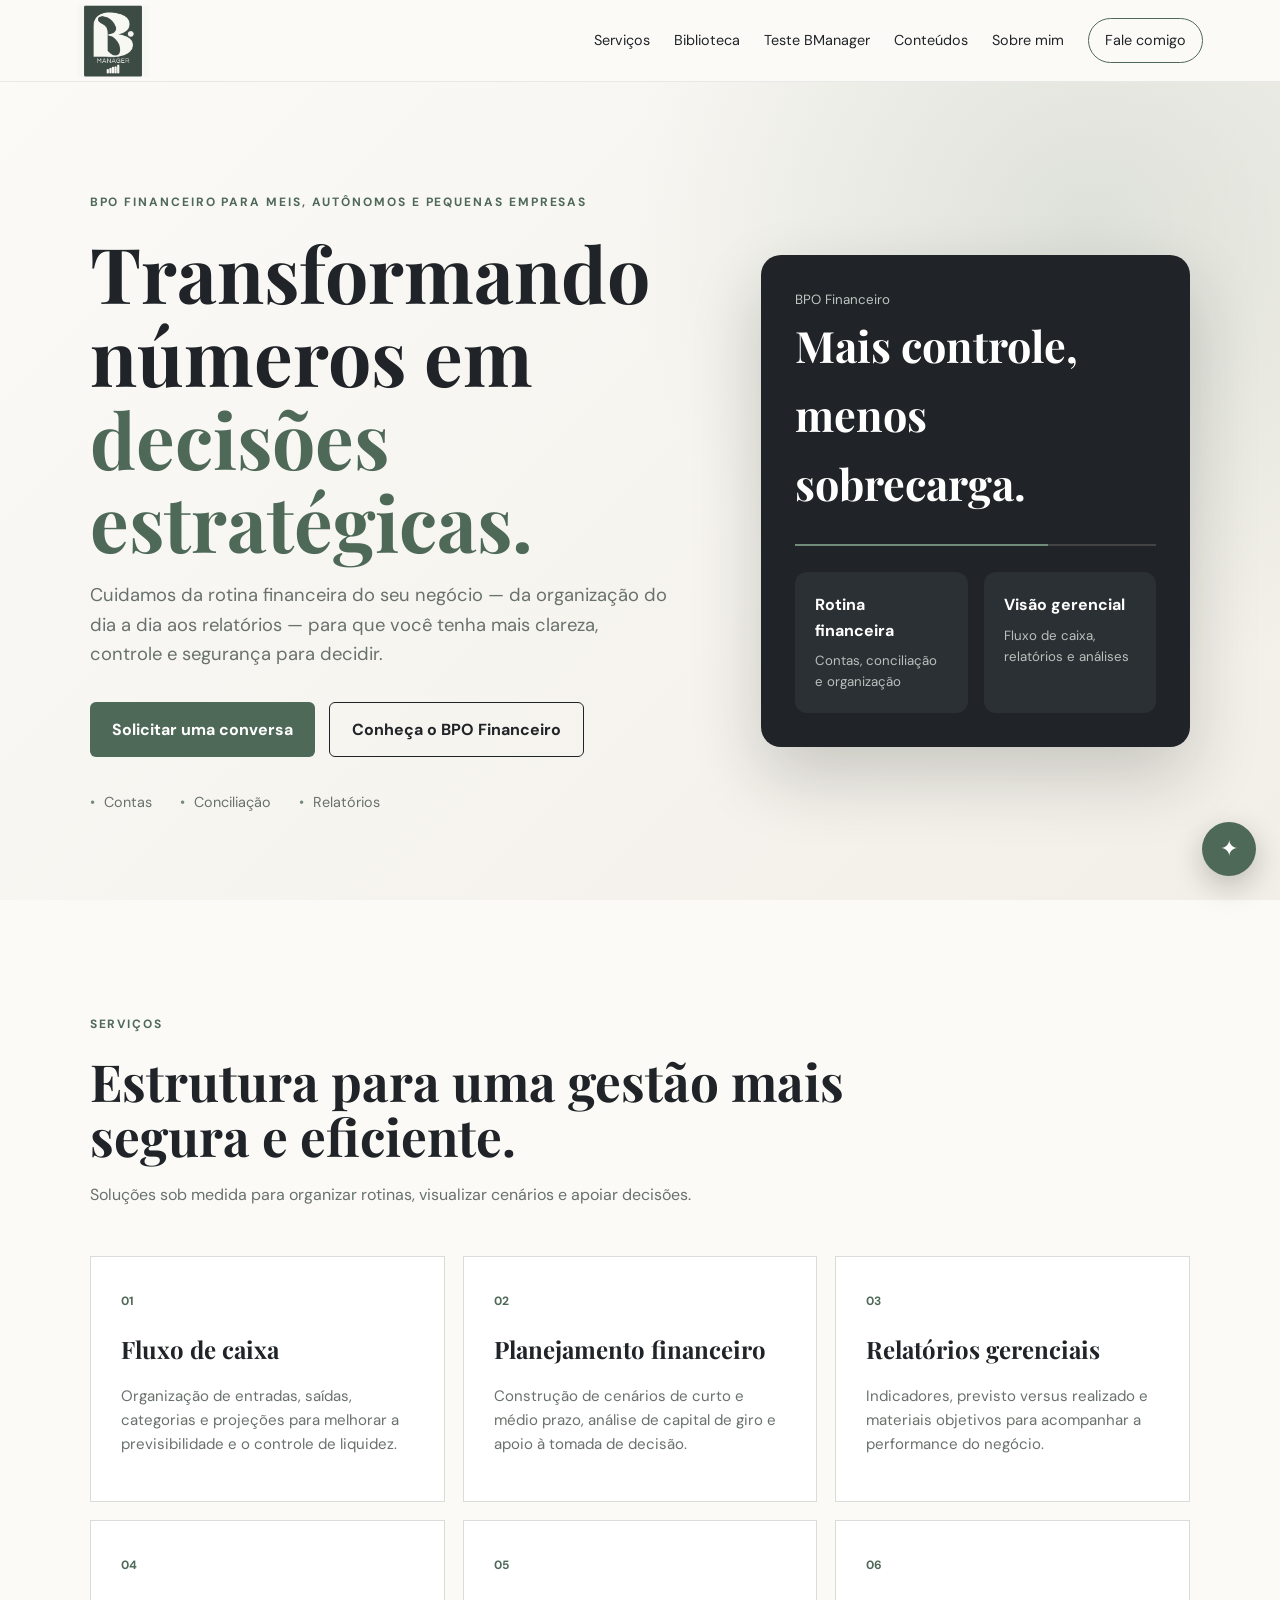
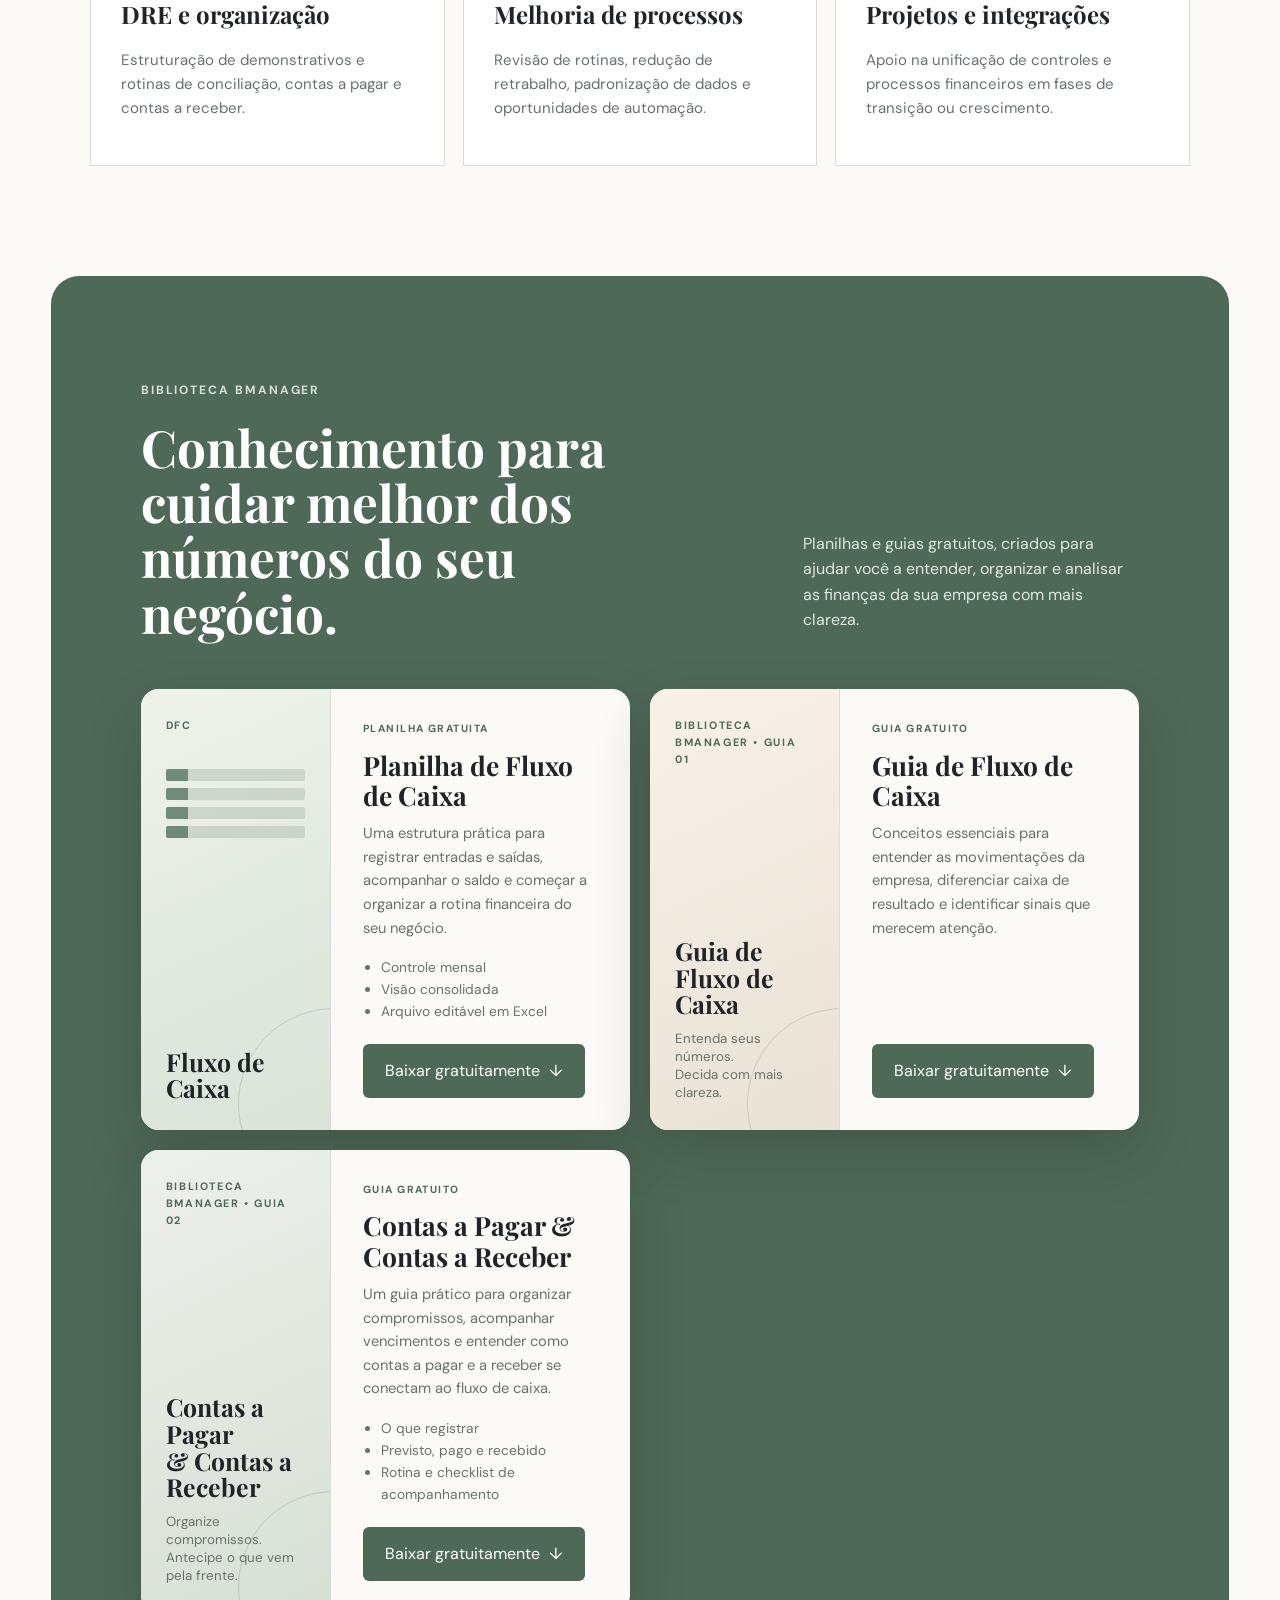
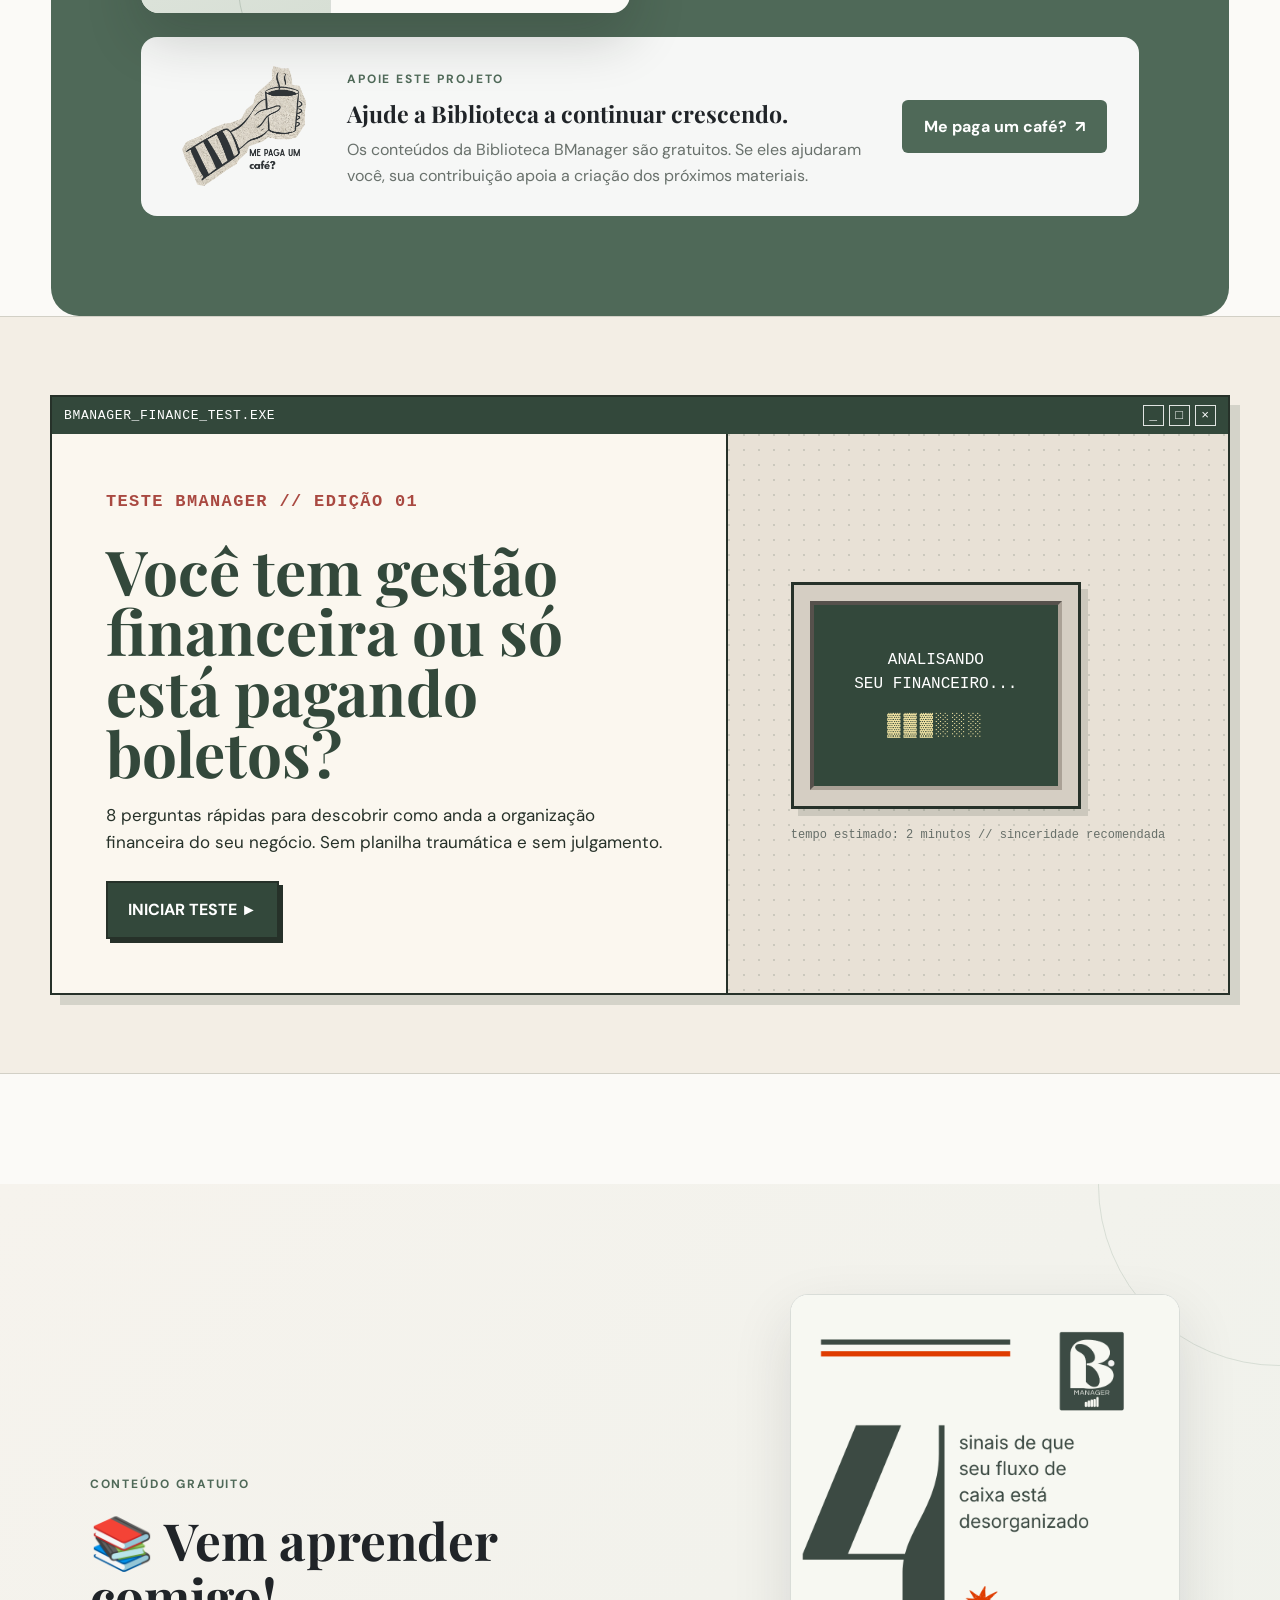
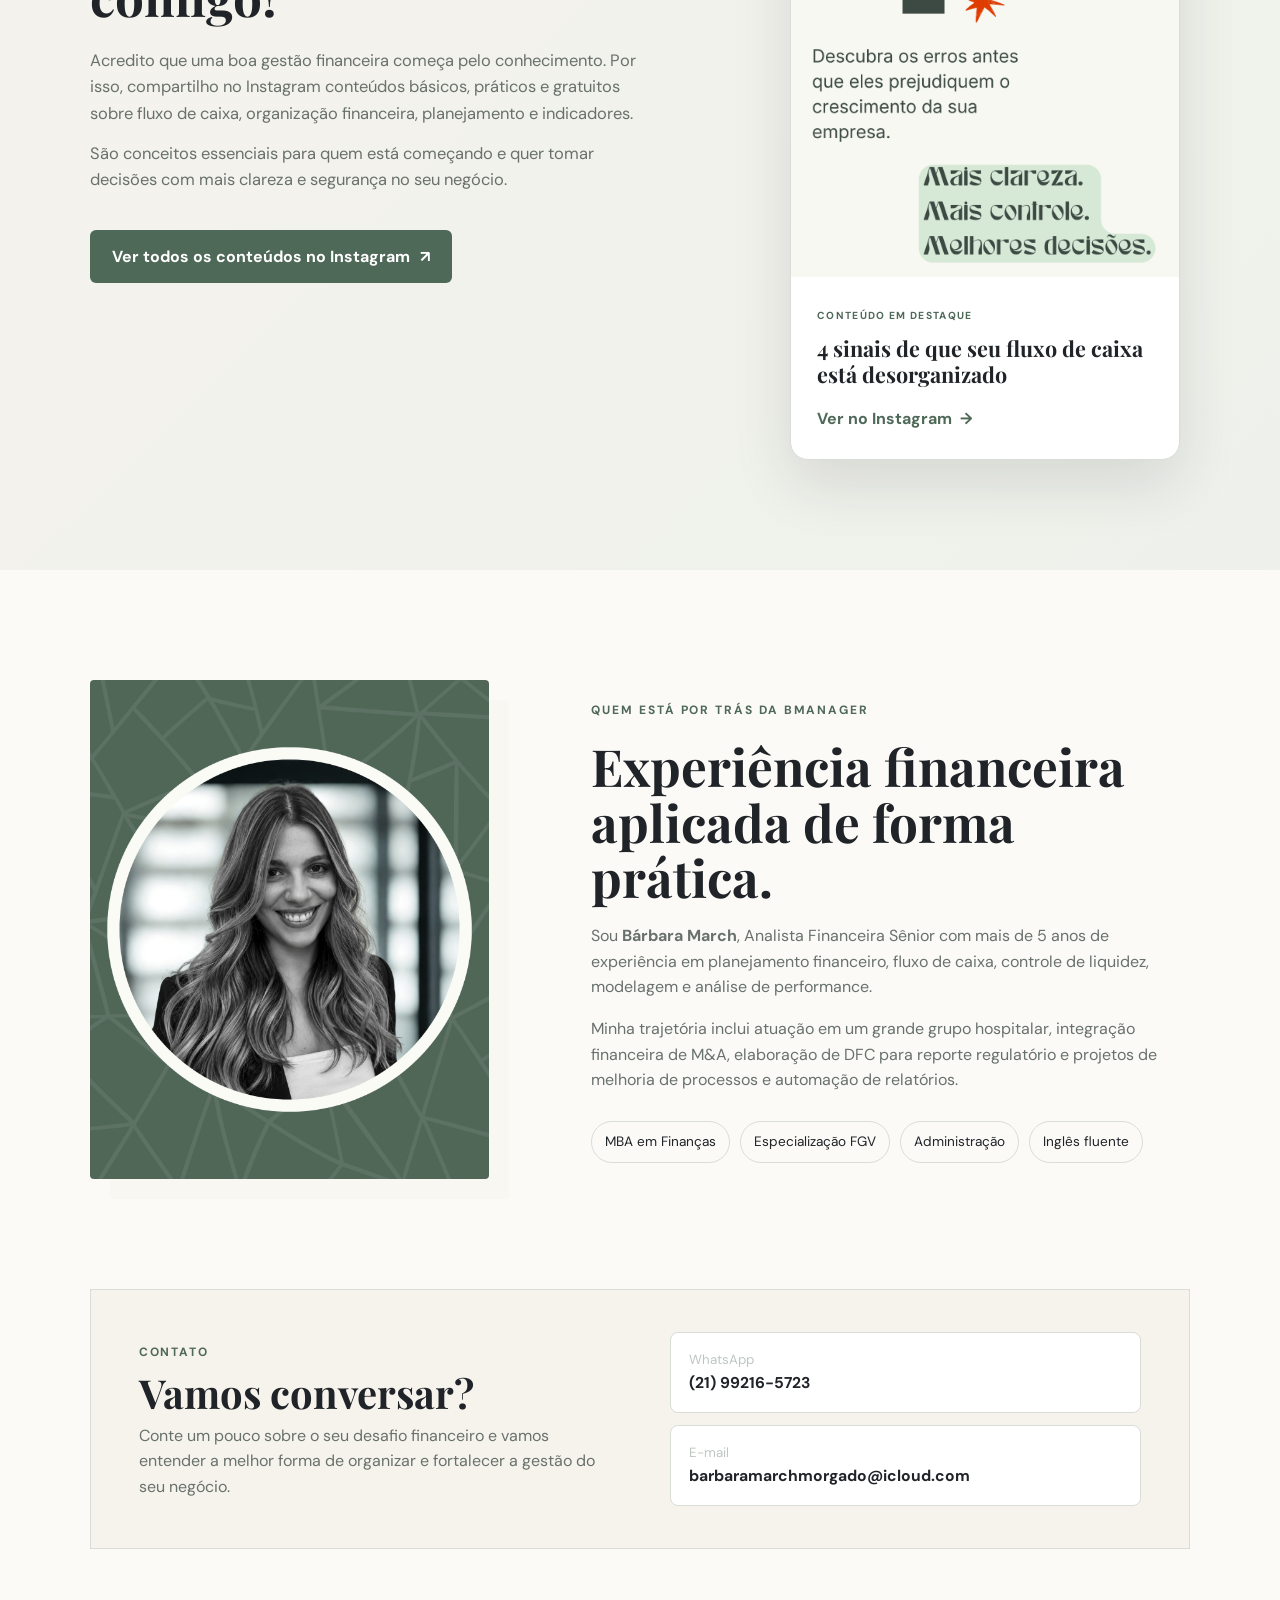
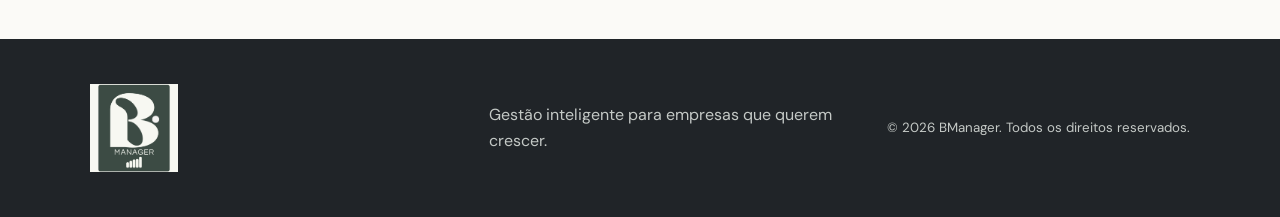
<file: index.html>
<!doctype html>
<html lang="pt-BR">
<head>
  <meta charset="utf-8">
  <meta name="viewport" content="width=device-width, initial-scale=1">
  <title>BManager | Gestão financeira inteligente</title>
  <meta name="description" content="Gestão financeira, fluxo de caixa, planejamento e relatórios para empresas que querem crescer com mais clareza e segurança.">
  <meta property="og:title" content="BManager | Gestão financeira inteligente">
  <meta property="og:description" content="Transformando números em decisões estratégicas.">
  <meta property="og:type" content="website">
  <meta property="og:url" content="https://bmanager1.github.io/bmanager/">
  <link rel="icon" href="assets/favicon.png">
  <link rel="preconnect" href="https://fonts.googleapis.com">
  <link rel="preconnect" href="https://fonts.gstatic.com" crossorigin>
  <link href="https://fonts.googleapis.com/css2?family=DM+Sans:wght@400;500;600;700&family=Playfair+Display:wght@600;700&display=swap" rel="stylesheet">
  <link rel="stylesheet" href="style.css">

  <style>
    /* Teste BManager — bloco independente para não exigir alteração no style.css */
    .bmanager-test {
      margin: 0 auto;
      padding: 78px max(24px, calc((100% - 1180px) / 2));
      background: #f3eee5;
      color: #263129;
      border-top: 1px solid rgba(38,49,41,.16);
      border-bottom: 1px solid rgba(38,49,41,.16);
    }
    .bmanager-test-window {
      border: 2px solid #263129;
      background: #fbf7ef;
      box-shadow: 10px 10px 0 rgba(51,72,59,.16);
    }
    .bmanager-test-bar {
      display: flex;
      align-items: center;
      justify-content: space-between;
      gap: 16px;
      padding: 8px 12px;
      background: #33483b;
      color: #fff;
      font-family: monospace;
      font-size: 13px;
      letter-spacing: .05em;
    }
    .bmanager-test-controls {
      display: flex;
      gap: 5px;
    }
    .bmanager-test-controls span {
      display: grid;
      place-items: center;
      width: 21px;
      height: 21px;
      border: 1px solid rgba(255,255,255,.85);
      line-height: 1;
    }
    .bmanager-test-content {
      display: grid;
      grid-template-columns: 1.15fr .85fr;
      min-height: 390px;
    }
    .bmanager-test-copy {
      padding: 54px;
      border-right: 2px solid #263129;
      display: flex;
      flex-direction: column;
      justify-content: center;
      align-items: flex-start;
    }
    .bmanager-test-kicker {
      margin: 0 0 12px;
      color: #a94941;
      font-family: monospace;
      font-size: 13px;
      font-weight: 700;
      letter-spacing: .08em;
      text-transform: uppercase;
    }
    .bmanager-test-copy h2 {
      max-width: 720px;
      margin: 0 0 18px;
      color: #33483b;
      font-family: "Playfair Display", serif;
      font-size: clamp(36px, 5vw, 62px);
      line-height: .98;
    }
    .bmanager-test-copy p {
      max-width: 650px;
      margin: 0 0 25px;
      font-size: 17px;
      line-height: 1.6;
    }
    .bmanager-test-btn {
      display: inline-flex;
      align-items: center;
      justify-content: center;
      padding: 14px 20px;
      background: #33483b;
      color: #fff;
      border: 2px solid #263129;
      box-shadow: 4px 4px 0 #263129;
      text-decoration: none;
      font-weight: 700;
      transition: .12s ease;
    }
    .bmanager-test-btn:hover {
      transform: translate(2px,2px);
      box-shadow: 2px 2px 0 #263129;
    }
    .bmanager-test-visual {
      padding: 36px;
      display: grid;
      place-items: center;
      background:
        radial-gradient(circle at 1px 1px, rgba(51,72,59,.16) 1px, transparent 1.3px),
        #e8e1d6;
      background-size: 15px 15px;
    }
    .bmanager-test-monitor {
      width: min(290px, 100%);
      border: 3px solid #263129;
      background: #d5cec3;
      padding: 16px;
      box-shadow: 7px 7px 0 rgba(38,49,41,.14);
    }
    .bmanager-test-screen {
      aspect-ratio: 4 / 3;
      padding: 22px;
      display: grid;
      place-items: center;
      text-align: center;
      border: 4px inset #aaa196;
      background: #33483b;
      color: #fff;
      font-family: monospace;
      font-size: 16px;
      line-height: 1.5;
    }
    .bmanager-test-screen strong {
      display: block;
      margin-top: 13px;
      color: #efe1a2;
      font-size: 22px;
      letter-spacing: 3px;
    }
    .bmanager-test-note {
      margin: 17px 0 0;
      text-align: center;
      color: #666e68;
      font-family: monospace;
      font-size: 12px;
    }
    @media (max-width: 760px) {
      .bmanager-test { padding: 52px 18px; }
      .bmanager-test-content { grid-template-columns: 1fr; }
      .bmanager-test-copy {
        padding: 34px 24px;
        border-right: 0;
        border-bottom: 2px solid #263129;
      }
      .bmanager-test-visual { padding: 34px 24px; }
      .bmanager-test-window { box-shadow: 6px 6px 0 rgba(51,72,59,.16); }
    }
  </style>

  <!-- Google tag (gtag.js) -->
  <script async src="https://www.googletagmanager.com/gtag/js?id=G-HBR72XDMD2"></script>
  <script>
    window.dataLayer = window.dataLayer || [];
    function gtag(){dataLayer.push(arguments);}
    gtag('js', new Date());
    gtag('config', 'G-HBR72XDMD2');
  </script>
</head>
<body>
  <header class="header">
    <a class="brand brand-official" href="#inicio" aria-label="BManager - início"><img src="assets/logo-oficial-bmanager.png" alt="Logo BManager"></a>
    <button class="menu-toggle" aria-label="Abrir menu" aria-expanded="false">☰</button>
    <nav class="nav" aria-label="Navegação principal">
      <a href="#servicos">Serviços</a><a href="#biblioteca">Biblioteca</a><a href="#teste">Teste BManager</a><a href="#conteudos">Conteúdos</a><a href="#sobre">Sobre mim</a><a href="#contato" class="nav-cta">Fale comigo</a>
    </nav>
  </header>

  <main>
    <section class="hero" id="inicio">
      <div class="hero-copy reveal"><span class="eyebrow">BPO financeiro para MEIs, autônomos e pequenas empresas</span><h1>Transformando números em <em>decisões estratégicas.</em></h1><p>Cuidamos da rotina financeira do seu negócio — da organização do dia a dia aos relatórios — para que você tenha mais clareza, controle e segurança para decidir.</p><div class="actions"><a class="btn primary" href="https://wa.me/5521992165723" target="_blank" rel="noopener">Solicitar uma conversa</a><a class="btn secondary" href="#servicos">Conheça o BPO Financeiro</a></div><div class="hero-points"><span>Contas</span><span>Conciliação</span><span>Relatórios</span></div></div>
      <div class="hero-card reveal"><div class="metric"><small>BPO Financeiro</small><strong>Mais controle, menos sobrecarga.</strong><div class="line"></div></div><div class="mini-grid"><div><b>Rotina financeira</b><span>Contas, conciliação e organização</span></div><div><b>Visão gerencial</b><span>Fluxo de caixa, relatórios e análises</span></div></div></div>
    </section>

    <section class="section" id="servicos">
      <div class="section-head reveal"><span class="eyebrow">Serviços</span><h2>Estrutura para uma gestão mais segura e eficiente.</h2><p>Soluções sob medida para organizar rotinas, visualizar cenários e apoiar decisões.</p></div>
      <div class="cards">
        <article class="card reveal"><span>01</span><h3>Fluxo de caixa</h3><p>Organização de entradas, saídas, categorias e projeções para melhorar a previsibilidade e o controle de liquidez.</p></article>
        <article class="card reveal"><span>02</span><h3>Planejamento financeiro</h3><p>Construção de cenários de curto e médio prazo, análise de capital de giro e apoio à tomada de decisão.</p></article>
        <article class="card reveal"><span>03</span><h3>Relatórios gerenciais</h3><p>Indicadores, previsto versus realizado e materiais objetivos para acompanhar a performance do negócio.</p></article>
        <article class="card reveal"><span>04</span><h3>DRE e organização</h3><p>Estruturação de demonstrativos e rotinas de conciliação, contas a pagar e contas a receber.</p></article>
        <article class="card reveal"><span>05</span><h3>Melhoria de processos</h3><p>Revisão de rotinas, redução de retrabalho, padronização de dados e oportunidades de automação.</p></article>
        <article class="card reveal"><span>06</span><h3>Projetos e integrações</h3><p>Apoio na unificação de controles e processos financeiros em fases de transição ou crescimento.</p></article>
      </div>
    </section>

    <section class="library section" id="biblioteca">
      <div class="library-heading reveal">
        <div><span class="eyebrow light">Biblioteca BManager</span><h2>Conhecimento para cuidar melhor dos números do seu negócio.</h2></div>
        <p>Planilhas e guias gratuitos, criados para ajudar você a entender, organizar e analisar as finanças da sua empresa com mais clareza.</p>
      </div>
      <div class="library-grid">
        <article class="resource-card reveal">
          <div class="resource-visual spreadsheet-visual" aria-hidden="true"><span>DFC</span><div class="sheet-lines"><i></i><i></i><i></i><i></i></div><strong>Fluxo de Caixa</strong></div>
          <div class="resource-content"><span class="resource-type">Planilha gratuita</span><h3>Planilha de Fluxo de Caixa</h3><p>Uma estrutura prática para registrar entradas e saídas, acompanhar o saldo e começar a organizar a rotina financeira do seu negócio.</p><ul><li>Controle mensal</li><li>Visão consolidada</li><li>Arquivo editável em Excel</li></ul><button class="btn resource-btn lead-download" type="button" data-material="Planilha de Fluxo de Caixa" data-file="assets/DFC-BManager.xlsx">Baixar gratuitamente <span aria-hidden="true">↓</span></button></div>
        </article>
        <article class="resource-card reveal">
          <div class="resource-visual guide-visual" aria-hidden="true"><span>Biblioteca BManager • Guia 01</span><strong>Guia de<br>Fluxo de Caixa</strong><small>Entenda seus números.<br>Decida com mais clareza.</small></div>
          <div class="resource-content"><span class="resource-type">Guia gratuito</span><h3>Guia de Fluxo de Caixa</h3><p>Conceitos essenciais para entender as movimentações da empresa, diferenciar caixa de resultado e identificar sinais que merecem atenção.</p><button class="btn resource-btn lead-download" type="button" data-material="Guia 01 — Fluxo de Caixa" data-file="assets/guia-fluxo-de-caixa.pdf">Baixar gratuitamente <span aria-hidden="true">↓</span></button></div>
        </article>
        <article class="resource-card reveal">
          <div class="resource-visual guide-visual guide-visual-two" aria-hidden="true"><span>Biblioteca BManager • Guia 02</span><strong>Contas a Pagar<br>&amp; Contas a Receber</strong><small>Organize compromissos.<br>Antecipe o que vem pela frente.</small></div>
          <div class="resource-content"><span class="resource-type">Guia gratuito</span><h3>Contas a Pagar &amp; Contas a Receber</h3><p>Um guia prático para organizar compromissos, acompanhar vencimentos e entender como contas a pagar e a receber se conectam ao fluxo de caixa.</p><ul><li>O que registrar</li><li>Previsto, pago e recebido</li><li>Rotina e checklist de acompanhamento</li></ul><button class="btn resource-btn lead-download" type="button" data-material="Guia 02 — Contas a Pagar e Contas a Receber" data-file="assets/guia-contas-a-pagar-receber.pdf">Baixar gratuitamente <span aria-hidden="true">↓</span></button></div>
        </article>
      </div>
      <aside class="support-card reveal" id="apoie">
        <img class="support-art" src="assets/me-paga-um-cafe.png" alt="Ilustração de uma mão segurando uma xícara com a frase: Me paga um café?">
        <div><span class="eyebrow">Apoie este projeto</span><h3>Ajude a Biblioteca a continuar crescendo.</h3><p>Os conteúdos da Biblioteca BManager são gratuitos. Se eles ajudaram você, sua contribuição apoia a criação dos próximos materiais.</p></div>
        <a class="btn support-btn" href="https://link.mercadopago.com.br/bmanager" target="_blank" rel="noopener noreferrer" aria-label="Apoiar a Biblioteca BManager pelo Mercado Pago">Me paga um café? <span aria-hidden="true">↗</span></a>
      </aside>
    </section>

    <section class="bmanager-test" id="teste">
      <div class="bmanager-test-window reveal">
        <div class="bmanager-test-bar">
          <span>BMANAGER_FINANCE_TEST.EXE</span>
          <div class="bmanager-test-controls" aria-hidden="true"><span>_</span><span>□</span><span>×</span></div>
        </div>
        <div class="bmanager-test-content">
          <div class="bmanager-test-copy">
            <p class="bmanager-test-kicker">Teste BManager // edição 01</p>
            <h2>Você tem gestão financeira ou só está pagando boletos?</h2>
            <p>8 perguntas rápidas para descobrir como anda a organização financeira do seu negócio. Sem planilha traumática e sem julgamento.</p>
            <a class="bmanager-test-btn" href="teste-financeiro.html">INICIAR TESTE ►</a>
          </div>
          <div class="bmanager-test-visual" aria-hidden="true">
            <div>
              <div class="bmanager-test-monitor">
                <div class="bmanager-test-screen">
                  <div>ANALISANDO<br>SEU FINANCEIRO...<strong>▓▓▓░░░</strong></div>
                </div>
              </div>
              <p class="bmanager-test-note">tempo estimado: 2 minutos // sinceridade recomendada</p>
            </div>
          </div>
        </div>
      </div>
    </section>

    <section class="learning section" id="conteudos">
      <div class="learning-intro reveal">
        <span class="eyebrow">Conteúdo gratuito</span>
        <h2>📚 Vem aprender comigo!</h2>
        <p>Acredito que uma boa gestão financeira começa pelo conhecimento. Por isso, compartilho no Instagram conteúdos básicos, práticos e gratuitos sobre fluxo de caixa, organização financeira, planejamento e indicadores.</p>
        <p>São conceitos essenciais para quem está começando e quer tomar decisões com mais clareza e segurança no seu negócio.</p>
        <a class="btn pinterest-btn" href="https://www.instagram.com/bmanager.br/" target="_blank" rel="noopener noreferrer">Ver todos os conteúdos no Instagram <span aria-hidden="true">↗</span></a>
      </div>
      <div class="pins-grid" aria-label="Conteúdos em destaque">
        <article class="pin-card reveal">
          <a class="pin-cover pin-cover-image" href="https://www.instagram.com/bmanager.br/" target="_blank" rel="noopener noreferrer" aria-label="Ver 4 sinais de que seu fluxo de caixa está desorganizado no Instagram da BManager">
            <img src="assets/pin-4-sinais-fluxo-de-caixa.png" alt="Capa: 4 sinais de que seu fluxo de caixa está desorganizado">
          </a>
          <div class="pin-info"><span class="pin-label">Conteúdo em destaque</span><h3>4 sinais de que seu fluxo de caixa está desorganizado</h3><a href="https://www.instagram.com/bmanager.br/" target="_blank" rel="noopener noreferrer">Ver no Instagram <span aria-hidden="true">→</span></a></div>
        </article>
      </div>
    </section>

    <section class="about section" id="sobre">
      <div class="portrait reveal"><img src="assets/barbara.jpg" alt="Bárbara March, fundadora da BManager"></div>
      <div class="about-copy reveal"><span class="eyebrow">Quem está por trás da BManager</span><h2>Experiência financeira aplicada de forma prática.</h2><p>Sou <strong>Bárbara March</strong>, Analista Financeira Sênior com mais de 5 anos de experiência em planejamento financeiro, fluxo de caixa, controle de liquidez, modelagem e análise de performance.</p><p>Minha trajetória inclui atuação em um grande grupo hospitalar, integração financeira de M&amp;A, elaboração de DFC para reporte regulatório e projetos de melhoria de processos e automação de relatórios.</p><div class="credentials"><span>MBA em Finanças</span><span>Especialização FGV</span><span>Administração</span><span>Inglês fluente</span></div></div>
    </section>

    <section class="contact" id="contato"><div><span class="eyebrow">Contato</span><h2>Vamos conversar?</h2><p>Conte um pouco sobre o seu desafio financeiro e vamos entender a melhor forma de organizar e fortalecer a gestão do seu negócio.</p></div><div class="contact-links"><a href="https://wa.me/5521992165723" target="_blank" rel="noopener"><small>WhatsApp</small><strong>(21) 99216-5723</strong></a><a href="mailto:barbaramarchmorgado@icloud.com"><small>E-mail</small><strong>barbaramarchmorgado@icloud.com</strong></a></div></section>
  </main>

  <footer><a class="brand footer-brand brand-official" href="#inicio" aria-label="BManager - início"><img src="assets/logo-oficial-bmanager.png" alt="Logo BManager"></a><p>Gestão inteligente para empresas que querem crescer.</p><small>© 2026 BManager. Todos os direitos reservados.</small></footer>
  <a class="whatsapp" href="https://wa.me/5521992165723" target="_blank" rel="noopener" aria-label="Falar pelo WhatsApp">✦</a>

  <div class="lead-modal" id="lead-modal" aria-hidden="true">
    <div class="lead-modal-backdrop" data-close-lead-modal></div>
    <div class="lead-modal-dialog" role="dialog" aria-modal="true" aria-labelledby="lead-modal-title">
      <button class="lead-modal-close" type="button" aria-label="Fechar" data-close-lead-modal>×</button>
      <span class="eyebrow">Biblioteca BManager</span>
      <h2 id="lead-modal-title">Seu material está quase aí.</h2>
      <p>Preencha seus dados para liberar o download gratuito.</p>
      <form id="lead-form">
        <label for="lead-name">Nome</label>
        <input id="lead-name" name="nome" type="text" autocomplete="name" required>
        <label for="lead-email">E-mail</label>
        <input id="lead-email" name="email" type="email" autocomplete="email" required>
        <input id="lead-material" name="material" type="hidden">
        <button class="btn primary lead-submit" type="submit">Liberar download ↓</button>
        <p class="lead-privacy">Seus dados serão armazenados pela BManager para disponibilizar o material e acompanhar o interesse nos conteúdos da Biblioteca.</p>
        <p class="lead-feedback" id="lead-feedback" role="status" aria-live="polite"></p>
      </form>
    </div>
  </div>
  <script src="script.js"></script>
</body>
</html>
</file>
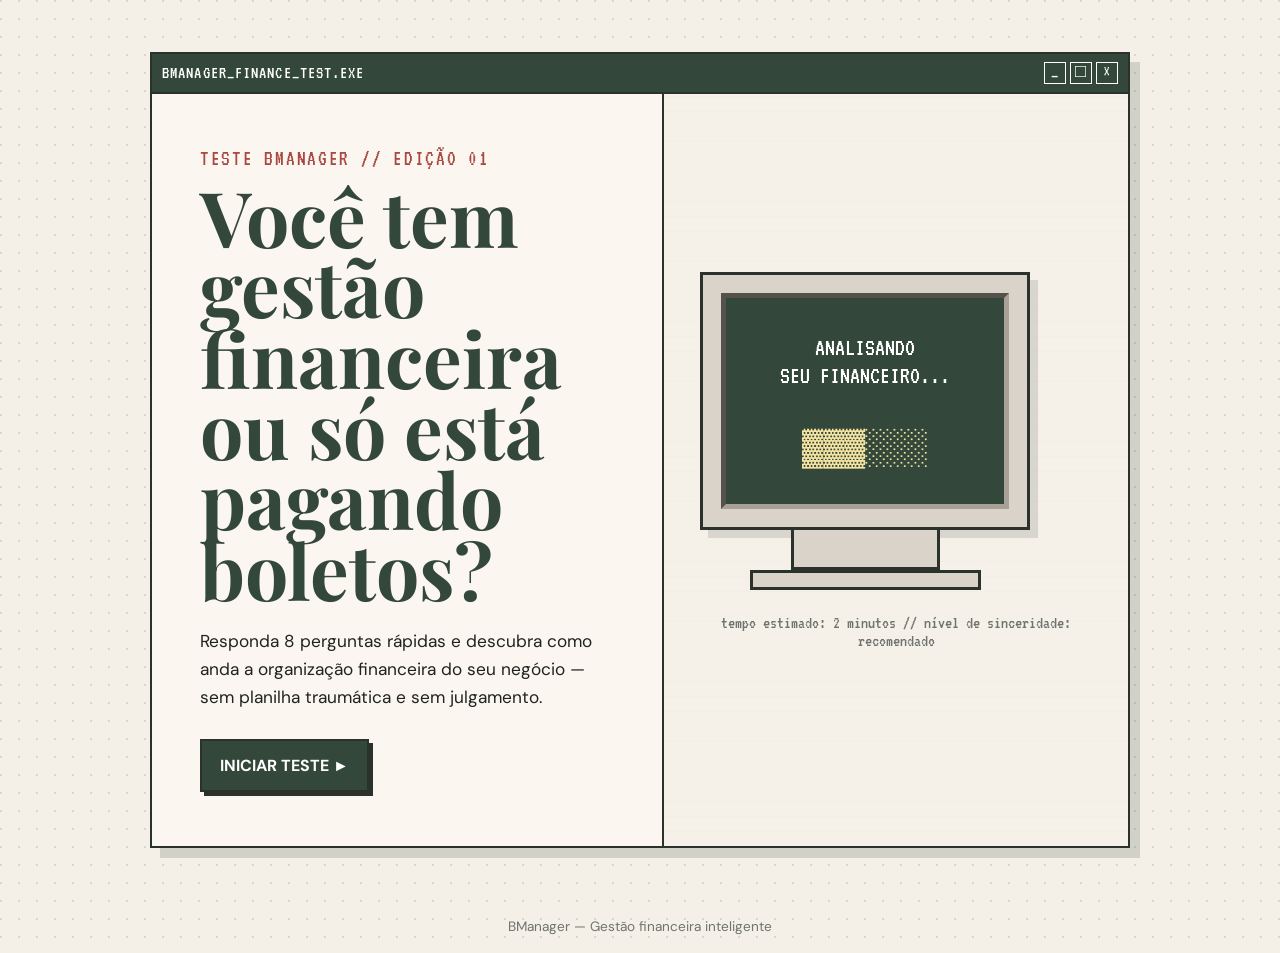
<file: teste-financeiro.html>
<!DOCTYPE html>
<html lang="pt-BR">
<head>
  <meta charset="UTF-8" />
  <meta name="viewport" content="width=device-width, initial-scale=1.0" />
  <meta name="description" content="Teste BManager: descubra o nível de organização financeira do seu negócio." />
  <title>Teste BManager | Seu financeiro está organizado?</title>

  <link rel="preconnect" href="https://fonts.googleapis.com">
  <link rel="preconnect" href="https://fonts.gstatic.com" crossorigin>
  <link href="https://fonts.googleapis.com/css2?family=DM+Sans:wght@400;500;600;700&family=Playfair+Display:wght@700&family=VT323&display=swap" rel="stylesheet">

  <style>
    :root{
      --green:#33483b;
      --sage:#aebaa8;
      --off:#f4efe7;
      --red:#a94941;
      --gray:#6f746f;
      --ink:#20231f;
      --paper:#fbf7f0;
      --line:#2b312b;
      --shadow:#c7c0b5;
    }

    *{box-sizing:border-box}

    html{scroll-behavior:smooth}

    body{
      margin:0;
      font-family:"DM Sans", sans-serif;
      color:var(--ink);
      background:
        radial-gradient(circle at 1px 1px, rgba(32,35,31,.12) 1px, transparent 1.2px),
        var(--off);
      background-size:18px 18px;
      min-height:100vh;
    }

    button, a{font:inherit}

    .page{
      min-height:100vh;
      display:grid;
      place-items:center;
      padding:32px 18px;
    }

    .shell{
      width:min(980px, 100%);
      background:var(--paper);
      border:2px solid var(--line);
      box-shadow:10px 10px 0 rgba(51,72,59,.18);
    }

    .window-bar{
      display:flex;
      justify-content:space-between;
      align-items:center;
      gap:16px;
      padding:8px 10px;
      background:var(--green);
      color:#fff;
      border-bottom:2px solid var(--line);
      font-family:"VT323", monospace;
      letter-spacing:.06em;
      font-size:1.15rem;
    }

    .window-actions{
      display:flex;
      gap:4px;
    }

    .window-actions span{
      width:22px;
      height:22px;
      display:grid;
      place-items:center;
      border:1px solid #fff;
      line-height:1;
    }

    .screen{
      display:none;
      min-height:590px;
    }

    .screen.active{display:grid}

    /* START */
    #start-screen{
      grid-template-columns:1.05fr .95fr;
    }

    .hero-copy{
      padding:54px 48px;
      display:flex;
      flex-direction:column;
      justify-content:center;
      border-right:2px solid var(--line);
    }

    .eyebrow{
      font-family:"VT323", monospace;
      font-size:1.35rem;
      letter-spacing:.08em;
      margin:0 0 12px;
      color:var(--red);
      text-transform:uppercase;
    }

    h1,h2,h3,p{margin-top:0}

    h1{
      font-family:"Playfair Display", serif;
      font-size:clamp(2.8rem,6vw,5.4rem);
      line-height:.92;
      margin-bottom:24px;
      color:var(--green);
    }

    .hero-copy .lead{
      font-size:1.08rem;
      line-height:1.6;
      max-width:520px;
      margin-bottom:28px;
    }

    .retro-btn{
      appearance:none;
      border:2px solid var(--line);
      background:var(--sage);
      color:var(--ink);
      padding:14px 18px;
      cursor:pointer;
      font-weight:700;
      box-shadow:4px 4px 0 var(--line);
      transition:.12s ease;
      text-decoration:none;
      display:inline-flex;
      align-items:center;
      justify-content:center;
      gap:8px;
    }

    .retro-btn:hover{
      transform:translate(2px,2px);
      box-shadow:2px 2px 0 var(--line);
    }

    .retro-btn.primary{
      background:var(--green);
      color:#fff;
    }

    .retro-btn.danger{
      background:var(--red);
      color:#fff;
    }

    .start-btn{align-self:flex-start}

    .hero-side{
      padding:36px;
      display:grid;
      place-items:center;
      background:
        linear-gradient(rgba(244,239,231,.83),rgba(244,239,231,.83)),
        repeating-linear-gradient(0deg, transparent 0 14px, rgba(51,72,59,.08) 14px 15px);
    }

    .computer{
      width:min(330px,100%);
    }

    .monitor{
      border:3px solid var(--line);
      background:#d9d3c9;
      padding:18px;
      box-shadow:8px 8px 0 rgba(32,35,31,.13);
    }

    .monitor-screen{
      aspect-ratio:4/3;
      background:var(--green);
      color:#fff;
      border:5px inset #a9a197;
      display:grid;
      place-items:center;
      text-align:center;
      padding:20px;
      font-family:"VT323", monospace;
      font-size:1.55rem;
      line-height:1.1;
    }

    .monitor-screen strong{
      display:block;
      font-size:2.2rem;
      color:#f5e3a1;
      margin-top:8px;
    }

    .stand{
      width:45%;
      height:40px;
      margin:auto;
      background:#d9d3c9;
      border:3px solid var(--line);
      border-top:0;
    }

    .base{
      width:70%;
      height:20px;
      margin:auto;
      background:#d9d3c9;
      border:3px solid var(--line);
    }

    .tiny-note{
      font-family:"VT323", monospace;
      font-size:1.1rem;
      margin-top:24px;
      text-align:center;
      color:var(--gray);
    }

    /* QUESTIONS */
    #quiz-screen{
      grid-template-rows:auto 1fr;
    }

    .quiz-top{
      padding:18px 28px;
      border-bottom:2px solid var(--line);
      background:#ece6dc;
    }

    .status-row{
      display:flex;
      justify-content:space-between;
      align-items:center;
      gap:18px;
      margin-bottom:9px;
      font-family:"VT323", monospace;
      font-size:1.2rem;
    }

    .progress{
      height:18px;
      border:2px solid var(--line);
      background:#fff;
      overflow:hidden;
    }

    .progress-fill{
      height:100%;
      width:0;
      background:repeating-linear-gradient(
        90deg,
        var(--green) 0 18px,
        #708174 18px 22px
      );
      transition:width .25s ease;
    }

    .quiz-body{
      padding:48px;
      display:flex;
      flex-direction:column;
      justify-content:center;
    }

    .question-tag{
      font-family:"VT323", monospace;
      color:var(--red);
      font-size:1.35rem;
      margin-bottom:10px;
    }

    .question-title{
      font-family:"Playfair Display", serif;
      font-size:clamp(2rem,4vw,3.3rem);
      line-height:1.05;
      color:var(--green);
      margin-bottom:30px;
      max-width:800px;
    }

    .answers{
      display:grid;
      gap:14px;
    }

    .answer{
      text-align:left;
      border:2px solid var(--line);
      padding:16px 18px;
      background:#fffdf8;
      cursor:pointer;
      box-shadow:4px 4px 0 var(--shadow);
      transition:.12s ease;
      line-height:1.45;
    }

    .answer:hover{
      transform:translate(2px,2px);
      box-shadow:2px 2px 0 var(--shadow);
      background:#edf1ec;
    }

    .answer b{
      font-family:"VT323", monospace;
      font-size:1.35rem;
      margin-right:5px;
      color:var(--red);
    }

    /* RESULT */
    #result-screen{
      grid-template-columns:1fr .85fr;
    }

    .result-main{
      padding:48px;
      border-right:2px solid var(--line);
    }

    .result-label{
      font-family:"VT323", monospace;
      color:var(--red);
      font-size:1.4rem;
      margin-bottom:8px;
    }

    .result-title{
      font-family:"Playfair Display", serif;
      font-size:clamp(2.5rem,5vw,4.9rem);
      line-height:.95;
      color:var(--green);
      margin-bottom:18px;
    }

    .result-percent{
      font-family:"VT323", monospace;
      font-size:2.3rem;
      margin:16px 0 8px;
    }

    .meter{
      height:28px;
      border:2px solid var(--line);
      background:#fff;
      margin-bottom:26px;
    }

    .meter-fill{
      height:100%;
      width:0;
      background:repeating-linear-gradient(
        90deg,
        var(--green) 0 22px,
        var(--sage) 22px 27px
      );
      transition:width .6s ease;
    }

    .result-text{
      line-height:1.65;
      font-size:1.03rem;
      margin-bottom:28px;
    }

    .result-actions{
      display:flex;
      flex-wrap:wrap;
      gap:12px;
    }

    .result-side{
      background:#ece6dc;
      padding:32px;
      display:flex;
      flex-direction:column;
      justify-content:center;
      gap:18px;
    }

    .popup{
      border:2px solid var(--line);
      background:var(--paper);
      box-shadow:6px 6px 0 var(--line);
    }

    .popup-title{
      padding:7px 9px;
      background:var(--green);
      color:#fff;
      font-family:"VT323", monospace;
      font-size:1.15rem;
      border-bottom:2px solid var(--line);
    }

    .popup-body{
      padding:20px;
      line-height:1.5;
    }

    .popup-body p:last-child{margin-bottom:0}

    .share-note{
      font-family:"VT323", monospace;
      font-size:1.15rem;
      color:var(--gray);
    }

    footer{
      text-align:center;
      padding:18px;
      font-size:.85rem;
      color:var(--gray);
    }

    @media (max-width:760px){
      .page{padding:14px 10px}
      .shell{box-shadow:5px 5px 0 rgba(51,72,59,.18)}
      #start-screen,
      #result-screen{
        grid-template-columns:1fr;
      }
      .hero-copy,
      .result-main{
        border-right:0;
        border-bottom:2px solid var(--line);
      }
      .hero-copy,
      .hero-side,
      .quiz-body,
      .result-main,
      .result-side{
        padding:28px 22px;
      }
      .screen{min-height:auto}
      .hero-side{min-height:320px}
      .quiz-body{min-height:520px}
      h1{font-size:3rem}
      .question-title{font-size:2.1rem}
      .result-title{font-size:2.8rem}
      .result-actions{
        flex-direction:column;
      }
      .retro-btn{width:100%}
    }
  </style>
</head>

<body>
  <main class="page">
    <div class="shell">
      <div class="window-bar">
        <span>BMANAGER_FINANCE_TEST.EXE</span>
        <div class="window-actions" aria-hidden="true">
          <span>_</span><span>□</span><span>×</span>
        </div>
      </div>

      <section id="start-screen" class="screen active">
        <div class="hero-copy">
          <p class="eyebrow">TESTE BMANAGER // edição 01</p>
          <h1>Você tem gestão financeira ou só está pagando boletos?</h1>
          <p class="lead">
            Responda 8 perguntas rápidas e descubra como anda a organização
            financeira do seu negócio — sem planilha traumática e sem julgamento.
          </p>
          <button class="retro-btn primary start-btn" id="start-btn">INICIAR TESTE ►</button>
        </div>

        <div class="hero-side">
          <div>
            <div class="computer">
              <div class="monitor">
                <div class="monitor-screen">
                  ANALISANDO<br>SEU FINANCEIRO...
                  <strong>▓▓▓░░░</strong>
                </div>
              </div>
              <div class="stand"></div>
              <div class="base"></div>
            </div>
            <p class="tiny-note">tempo estimado: 2 minutos // nível de sinceridade: recomendado</p>
          </div>
        </div>
      </section>

      <section id="quiz-screen" class="screen">
        <div class="quiz-top">
          <div class="status-row">
            <span id="question-counter">PERGUNTA 1 DE 8</span>
            <span id="score-status">STATUS: EM ANÁLISE</span>
          </div>
          <div class="progress" aria-label="Progresso do teste">
            <div class="progress-fill" id="progress-fill"></div>
          </div>
        </div>

        <div class="quiz-body">
          <p class="question-tag" id="question-tag">PERGUNTA_01</p>
          <h2 class="question-title" id="question-title"></h2>
          <div class="answers" id="answers"></div>
        </div>
      </section>

      <section id="result-screen" class="screen">
        <div class="result-main">
          <p class="result-label">RESULTADO_DO_TESTE.EXE</p>
          <h2 class="result-title" id="result-title"></h2>

          <div class="result-percent" id="result-percent"></div>
          <div class="meter">
            <div class="meter-fill" id="meter-fill"></div>
          </div>

          <p class="result-text" id="result-text"></p>

          <div class="result-actions">
            <button class="retro-btn" id="restart-btn">↻ FAZER DE NOVO</button>
            <a class="retro-btn primary" href="index.html#servicos">CONHECER A BMANAGER ►</a>
          </div>
        </div>

        <aside class="result-side">
          <div class="popup">
            <div class="popup-title">DICA_BMANAGER.TXT</div>
            <div class="popup-body">
              <p id="result-tip"></p>
            </div>
          </div>

          <div class="popup">
            <div class="popup-title">PARA_COMPARTILHAR.TXT</div>
            <div class="popup-body">
              <p>
                Tirou um resultado que te representa? Faça um print e compartilhe
                nos Stories marcando <strong>@bmanager.br</strong>.
              </p>
            </div>
          </div>

          <p class="share-note">* este teste é educativo e não substitui uma análise financeira individual.</p>
        </aside>
      </section>
    </div>
  </main>

  <footer>
    BManager — Gestão financeira inteligente
  </footer>

  <script>
    const questions = [
      {
        text: "Quando você abre o aplicativo do banco da empresa...",
        answers: [
          ["A", "Já sei mais ou menos o saldo e o que ainda vai entrar ou sair.", 3],
          ["B", "Confiro para entender como ficaram as coisas.", 2],
          ["C", "É sempre uma pequena surpresa.", 1]
        ]
      },
      {
        text: "Você sabe quanto ainda tem para receber nos próximos 30 dias?",
        answers: [
          ["A", "Sim. Tenho os valores e vencimentos registrados.", 3],
          ["B", "Sei os principais valores, mas preciso conferir.", 2],
          ["C", "Só lembro quando o cliente paga — ou quando demora demais.", 1]
        ]
      },
      {
        text: "E as contas que ainda vão vencer?",
        answers: [
          ["A", "Estão registradas e entram na minha previsão de caixa.", 3],
          ["B", "As maiores eu acompanho. O restante vai aparecendo.", 2],
          ["C", "Os boletos gentilmente me avisam.", 1]
        ]
      },
      {
        text: "Você separa as movimentações pessoais das movimentações do negócio?",
        answers: [
          ["A", "Sim. As contas e registros são separados.", 3],
          ["B", "Na maior parte do tempo, mas às vezes mistura.", 2],
          ["C", "Meu Pix conhece a verdade.", 1]
        ]
      },
      {
        text: "Com que frequência você confere se os registros batem com o banco?",
        answers: [
          ["A", "Faço conciliação com frequência.", 3],
          ["B", "Confiro quando percebo alguma diferença.", 2],
          ["C", "Conciliação? Temos um relacionamento à distância.", 1]
        ]
      },
      {
        text: "Se alguém perguntasse quanto seu negócio gerou de caixa no último mês...",
        answers: [
          ["A", "Eu consigo responder olhando meus controles.", 3],
          ["B", "Consigo chegar ao número depois de fazer algumas contas.", 2],
          ["C", "Eu responderia: depende do que você chama de 'gerou'.", 1]
        ]
      },
      {
        text: "Você costuma comparar os números de um mês com os meses anteriores?",
        answers: [
          ["A", "Sim. Acompanho evolução, despesas e comportamento do caixa.", 3],
          ["B", "Às vezes, principalmente quando algo parece diferente.", 2],
          ["C", "Todo mês começa uma nova temporada.", 1]
        ]
      },
      {
        text: "Hoje, o financeiro do negócio depende de quanto da sua memória?",
        answers: [
          ["A", "Pouco. As informações importantes estão registradas.", 3],
          ["B", "Mais do que eu gostaria.", 2],
          ["C", "Minha memória é praticamente o sistema ERP.", 1]
        ]
      }
    ];

    const screens = {
      start: document.getElementById("start-screen"),
      quiz: document.getElementById("quiz-screen"),
      result: document.getElementById("result-screen")
    };

    const questionTitle = document.getElementById("question-title");
    const questionTag = document.getElementById("question-tag");
    const questionCounter = document.getElementById("question-counter");
    const answersBox = document.getElementById("answers");
    const progressFill = document.getElementById("progress-fill");

    let current = 0;
    let score = 0;

    function showScreen(name){
      Object.values(screens).forEach(screen => screen.classList.remove("active"));
      screens[name].classList.add("active");
      window.scrollTo({top:0, behavior:"smooth"});
    }

    function startQuiz(){
      current = 0;
      score = 0;
      showScreen("quiz");
      renderQuestion();
    }

    function renderQuestion(){
      const q = questions[current];

      questionTitle.textContent = q.text;
      questionTag.textContent = "PERGUNTA_" + String(current + 1).padStart(2, "0");
      questionCounter.textContent = `PERGUNTA ${current + 1} DE ${questions.length}`;
      progressFill.style.width = `${(current / questions.length) * 100}%`;

      answersBox.innerHTML = "";

      q.answers.forEach(([letter, text, points]) => {
        const btn = document.createElement("button");
        btn.className = "answer";
        btn.innerHTML = `<b>${letter})</b> ${text}`;
        btn.addEventListener("click", () => selectAnswer(points));
        answersBox.appendChild(btn);
      });
    }

    function selectAnswer(points){
      score += points;
      current += 1;

      if(current < questions.length){
        renderQuestion();
      } else {
        progressFill.style.width = "100%";
        showResult();
      }
    }

    function showResult(){
      const minScore = questions.length;
      const maxScore = questions.length * 3;

      const percentage = Math.round(
        ((score - minScore) / (maxScore - minScore)) * 100
      );

      let result;

      if(score <= 13){
        result = {
          title: "NO MODO SOBREVIVÊNCIA",
          text: "Seu financeiro provavelmente acontece conforme as coisas chegam. Você paga, recebe, resolve — mas ainda falta uma visão organizada do todo. O primeiro passo não é complicar: é registrar, separar e criar uma rotina mínima de acompanhamento.",
          tip: "Comece por três bases: contas a pagar, contas a receber e conciliação bancária. Quando elas estão organizadas, o caixa começa a contar uma história muito mais clara."
        };
      } else if(score <= 19){
        result = {
          title: "FUNCIONA... MAS DEPENDE DE VOCÊ",
          text: "Você já tem algum controle, mas parte importante da rotina ainda depende de memória, conferências manuais ou decisões tomadas em cima da hora. Existe uma base — agora o desafio é transformar controle em processo.",
          tip: "Escolha um dia fixo da semana para revisar recebimentos, pagamentos, saldo e próximos compromissos. Frequência costuma valer mais do que complexidade."
        };
      } else {
        result = {
          title: "FINANCEIRO SOB CONTROLE",
          text: "Você já construiu uma boa base de organização financeira. As informações não estão apenas na sua cabeça e existe algum nível de acompanhamento. O próximo passo é usar esses dados cada vez mais para planejamento e tomada de decisão.",
          tip: "Com a operação organizada, comece a olhar tendências: evolução das despesas, comportamento do caixa, atrasos recorrentes e necessidade de capital nos próximos meses."
        };
      }

      document.getElementById("result-title").textContent = result.title;
      document.getElementById("result-percent").textContent = percentage + "% organizado";
      document.getElementById("result-text").textContent = result.text;
      document.getElementById("result-tip").textContent = result.tip;

      showScreen("result");

      requestAnimationFrame(() => {
        document.getElementById("meter-fill").style.width = percentage + "%";
      });
    }

    document.getElementById("start-btn").addEventListener("click", startQuiz);

    document.getElementById("restart-btn").addEventListener("click", () => {
      document.getElementById("meter-fill").style.width = "0";
      startQuiz();
    });
  </script>
</body>
</html>
</file>
<file: style.css>
:root{--ink:#202428;--green:#708b78;--green-dark:#4f6958;--cream:#f6f3ed;--white:#fff;--line:#d9ddd8;--muted:#69716c}*{box-sizing:border-box}html{scroll-behavior:smooth;scroll-padding-top:82px}body{margin:0;font-family:'DM Sans',sans-serif;color:var(--ink);background:#fbfaf7;line-height:1.6}a{text-decoration:none;color:inherit}.header{height:82px;display:flex;align-items:center;justify-content:space-between;padding:0 6vw;position:sticky;top:0;z-index:20;background:rgba(251,250,247,.92);backdrop-filter:blur(14px);border-bottom:1px solid rgba(32,36,40,.08)}.brand{display:flex;align-items:center;gap:10px;font-weight:700;font-size:1.35rem}.brand img{width:34px;height:34px;object-fit:contain}.nav{display:flex;align-items:center;gap:24px;font-size:.9rem}.nav a:hover{color:var(--green-dark)}.nav-cta{border:1px solid var(--green-dark);padding:10px 16px;border-radius:999px}.menu-toggle{display:none;border:0;background:none;font-size:1.5rem}.hero{min-height:calc(100vh - 82px);padding:90px 7vw 70px;display:grid;grid-template-columns:1.15fr .85fr;gap:7vw;align-items:center;background:radial-gradient(circle at 85% 18%,rgba(112,139,120,.18),transparent 36%),linear-gradient(135deg,#fbfaf7 0%,#f2efe8 100%)}.eyebrow{text-transform:uppercase;letter-spacing:.16em;font-size:.75rem;font-weight:700;color:var(--green-dark)}h1,h2{font-family:'Playfair Display',serif;line-height:1.08;margin:18px 0}h1{font-size:clamp(3rem,6vw,6rem);max-width:900px}h1 em{color:var(--green-dark);font-style:normal}h2{font-size:clamp(2.2rem,4vw,4rem)}.hero-copy>p{font-size:1.15rem;color:var(--muted);max-width:650px}.actions{display:flex;gap:14px;flex-wrap:wrap;margin:32px 0}.btn{display:inline-flex;align-items:center;justify-content:center;padding:14px 22px;border-radius:6px;font-weight:700;transition:background .2s,transform .2s,border-color .2s}.btn:hover{transform:translateY(-2px)}.primary{background:var(--green-dark);color:white}.primary:hover{background:#3f5647}.secondary{border:1px solid var(--ink)}.hero-points{display:flex;gap:28px;margin-top:34px;color:var(--muted);font-size:.9rem}.hero-points span:before{content:'•';color:var(--green);margin-right:9px}.hero-card{background:var(--ink);color:white;border-radius:20px;padding:34px;box-shadow:0 30px 70px rgba(24,29,27,.2);transform:rotate(1.5deg)}.metric small,.contact-links small{display:block;color:#bdc7c0}.metric strong{font-family:'Playfair Display',serif;font-size:2.7rem}.line{height:2px;background:linear-gradient(90deg,var(--green) 70%,#444 70%);margin:26px 0}.mini-grid{display:grid;grid-template-columns:1fr 1fr;gap:16px}.mini-grid div{background:#2b3034;padding:20px;border-radius:12px}.mini-grid span{display:block;color:#bbc0bd;font-size:.83rem;margin-top:7px}.section{padding:110px 7vw}.section-head{max-width:760px;margin-bottom:48px}.section-head p{color:var(--muted)}.cards{display:grid;grid-template-columns:repeat(3,1fr);gap:18px}.card{padding:30px;background:white;border:1px solid var(--line);min-height:245px;transition:.25s}.card:hover{transform:translateY(-5px);box-shadow:0 18px 40px rgba(32,36,40,.08)}.card>span{font-size:.75rem;color:var(--green-dark);font-weight:700}.card h3{font-family:'Playfair Display',serif;font-size:1.5rem;margin:18px 0 10px}.card p{color:var(--muted);font-size:.94rem}.material{margin:0 4vw;padding:90px 7vw;background:var(--green-dark);color:white;border-radius:28px;display:grid;grid-template-columns:1fr 1fr;gap:8vw;align-items:center}.light{color:#d7e1da}.material p,.material li{color:#e1e8e3}.material ul{padding-left:20px;margin:24px 0}.light-btn{background:white;color:var(--green-dark);margin-top:12px}.dashboard{background:#f8f8f5;color:var(--ink);padding:28px;border-radius:18px;box-shadow:0 28px 70px rgba(0,0,0,.2)}.dash-top,.dash-values{display:flex;justify-content:space-between;gap:20px}.dash-top{border-bottom:1px solid var(--line);padding-bottom:18px}.bars{height:230px;display:flex;align-items:end;gap:16px;padding:25px 0}.bars i{flex:1;background:var(--green);border-radius:6px 6px 0 0}.dash-values div{flex:1;background:white;padding:16px;border:1px solid var(--line);border-radius:10px}.dash-values small{display:block;color:var(--muted)}

.brand-official{width:72px;height:72px;overflow:hidden;justify-content:center;flex:0 0 72px}.brand-official img{width:72px;height:72px;object-fit:contain;border-radius:7px;transform:scale(1.34)}.footer-brand.brand-official{width:88px;height:88px;flex-basis:88px}.footer-brand.brand-official img{width:88px;height:88px;filter:none;transform:scale(1.34)}

/* Biblioteca de conteúdos */
.learning{display:grid;grid-template-columns:minmax(0,1.05fr) minmax(300px,.75fr);gap:9vw;align-items:center;background:linear-gradient(135deg,#f6f3ed 0%,#eef1eb 100%);margin-top:110px;position:relative;overflow:hidden}.learning:after{content:'';position:absolute;width:360px;height:360px;border:1px solid rgba(112,139,120,.2);border-radius:50%;right:-180px;top:-180px}.learning-intro{position:relative;z-index:1}.learning-intro h2{margin-bottom:24px}.learning-intro p{color:var(--muted);font-size:1.03rem;max-width:680px;margin:0 0 14px}.pinterest-btn{background:var(--green-dark);color:white;margin-top:22px;gap:10px}.pinterest-btn:hover{background:#3f5647}.pins-grid{display:grid;grid-template-columns:minmax(260px,390px);justify-content:center;position:relative;z-index:1}.pin-card{background:white;border:1px solid var(--line);border-radius:18px;overflow:hidden;box-shadow:0 24px 60px rgba(32,36,40,.12);transition:transform .25s,box-shadow .25s}.pin-card:hover{transform:translateY(-7px);box-shadow:0 30px 68px rgba(32,36,40,.17)}.pin-cover{aspect-ratio:2/2.25;background:linear-gradient(155deg,#f9f6ef,#e4eadf);padding:30px;display:flex;flex-direction:column;position:relative;overflow:hidden}.pin-cover:before,.pin-cover:after{content:'';position:absolute;border:1px solid rgba(79,105,88,.22);border-radius:50%}.pin-cover:before{width:210px;height:210px;right:-75px;bottom:-55px}.pin-cover:after{width:125px;height:125px;right:-28px;bottom:-10px}.pin-brand{font-family:'Playfair Display',serif;font-size:1.15rem;font-weight:700;color:var(--green-dark)}.pin-series{text-transform:uppercase;letter-spacing:.13em;font-size:.63rem;font-weight:700;color:var(--green-dark);margin-top:auto;margin-bottom:14px}.pin-cover strong{font-family:'Playfair Display',serif;font-size:clamp(1.8rem,3vw,2.55rem);line-height:1.06;max-width:95%;position:relative;z-index:1}.pin-number{color:var(--green-dark);font-size:1.25em}.pin-decoration{width:44px;height:4px;background:var(--green);margin-top:22px;position:relative;z-index:1}.pin-info{padding:24px 26px 27px}.pin-label{text-transform:uppercase;letter-spacing:.13em;font-size:.64rem;font-weight:700;color:var(--green-dark)}.pin-info h3{font-family:'Playfair Display',serif;font-size:1.35rem;line-height:1.2;margin:10px 0 18px}.pin-info a{color:var(--green-dark);font-weight:700;display:inline-flex;gap:8px;align-items:center}.pin-info a:hover{gap:12px}

.about{display:grid;grid-template-columns:.8fr 1.2fr;gap:8vw;align-items:center}.portrait{max-width:470px}.portrait img{width:100%;display:block;aspect-ratio:4/5;object-fit:cover;border-radius:4px;filter:saturate(.82) contrast(1.03);box-shadow:20px 20px 0 var(--cream)}.about-copy p{color:var(--muted)}.credentials{display:flex;flex-wrap:wrap;gap:10px;margin-top:28px}.credentials span{border:1px solid var(--line);padding:9px 13px;border-radius:999px;font-size:.85rem}.contact{margin:0 7vw 90px;padding:42px 48px;background:var(--cream);border:1px solid var(--line);display:grid;grid-template-columns:1fr 1fr;gap:60px;align-items:center}.contact h2{font-size:2.5rem;margin:8px 0}.contact p{color:var(--muted);margin:0}.contact-links{display:grid;gap:12px}.contact-links a{background:white;border:1px solid var(--line);padding:16px 18px;border-radius:8px;overflow-wrap:anywhere}.contact-links a:hover{border-color:var(--green)}.contact-links strong{font-size:.98rem}footer{padding:45px 7vw;background:var(--ink);color:white;display:grid;grid-template-columns:1fr 1fr auto;align-items:center;gap:25px}.footer-brand img{filter:brightness(0) invert(1)}footer p,footer small{color:#c4c9c6}.whatsapp{position:fixed;right:24px;bottom:24px;width:54px;height:54px;border-radius:50%;display:grid;place-items:center;background:var(--green-dark);color:white;font-size:1.35rem;box-shadow:0 10px 30px rgba(0,0,0,.22);z-index:15}.reveal{opacity:0;transform:translateY(22px);transition:opacity .7s ease,transform .7s ease}.reveal.visible{opacity:1;transform:none}

@media(max-width:900px){.menu-toggle{display:block}.nav{position:absolute;top:82px;left:0;right:0;background:#fbfaf7;padding:24px 7vw;display:none;flex-direction:column;align-items:flex-start;border-bottom:1px solid var(--line)}.nav.open{display:flex}.hero,.material,.about,.contact,.learning{grid-template-columns:1fr}.hero{padding-top:60px}.hero-card{transform:none}.cards{grid-template-columns:repeat(2,1fr)}.material{margin:0 2vw}.learning{gap:55px}.pins-grid{justify-content:start}.contact{gap:25px}footer{grid-template-columns:1fr}}
@media(max-width:600px){.header{padding:0 5vw}.hero,.section{padding-left:5vw;padding-right:5vw}.hero{min-height:auto;padding-bottom:80px}h1{font-size:3rem}.cards{grid-template-columns:1fr}.material{padding:65px 7vw}.learning{margin-top:70px}.pins-grid{grid-template-columns:1fr}.pin-cover{padding:25px}.pin-cover strong{font-size:2rem}.contact{margin:0 5vw 60px;padding:28px 22px}.actions{flex-direction:column}.btn{width:100%}.hero-points{gap:12px;flex-wrap:wrap}.mini-grid{grid-template-columns:1fr}.bars{height:170px}.dash-values{flex-direction:column}.contact h2{font-size:2.1rem}}
@media(prefers-reduced-motion:reduce){html{scroll-behavior:auto}.reveal{opacity:1;transform:none;transition:none}.btn,.pin-card{transition:none}}
.pin-cover-image{aspect-ratio:2/3;padding:0;background:var(--cream)}.pin-cover-image:before,.pin-cover-image:after{display:none}.pin-cover-image img{width:100%;height:100%;display:block;object-fit:cover}

/* Biblioteca BManager */
.library{margin:0 4vw;padding:100px 7vw;background:var(--green-dark);color:white;border-radius:28px}.library-heading{display:grid;grid-template-columns:1.25fr .75fr;gap:8vw;align-items:end;margin-bottom:48px}.library-heading h2{max-width:780px;margin-bottom:0}.library-heading>p{color:#e1e8e3;margin:0 0 8px}.library-grid{display:grid;grid-template-columns:1.08fr .92fr;gap:20px}.resource-card{background:#fbfaf7;color:var(--ink);border-radius:18px;overflow:hidden;display:grid;grid-template-columns:190px 1fr;min-height:370px;box-shadow:0 24px 55px rgba(23,31,26,.2)}.resource-visual{padding:28px 25px;background:var(--cream);border-right:1px solid var(--line);display:flex;flex-direction:column;position:relative;overflow:hidden}.resource-visual:after{content:'';position:absolute;width:190px;height:190px;border:1px solid rgba(79,105,88,.22);border-radius:50%;right:-100px;bottom:-70px}.resource-visual>span{font-size:.67rem;text-transform:uppercase;letter-spacing:.15em;font-weight:700;color:var(--green-dark)}.resource-visual>strong{font-family:'Playfair Display',serif;font-size:1.55rem;line-height:1.07;margin-top:auto;position:relative;z-index:1}.resource-visual>small{color:var(--muted);line-height:1.35;margin-top:12px;position:relative;z-index:1}.spreadsheet-visual{background:linear-gradient(155deg,#eef2eb,#d9e3d8)}.sheet-lines{display:grid;gap:7px;margin-top:35px}.sheet-lines i{height:12px;border-radius:2px;background:rgba(79,105,88,.18);border-left:22px solid var(--green)}.guide-visual{background:linear-gradient(155deg,#f7f1e8,#e8e2d6)}.resource-content{padding:32px;display:flex;flex-direction:column;align-items:flex-start}.resource-type{text-transform:uppercase;letter-spacing:.14em;font-size:.65rem;font-weight:700;color:var(--green-dark)}.resource-content h3{font-family:'Playfair Display',serif;font-size:1.65rem;line-height:1.15;margin:12px 0}.resource-content p{color:var(--muted);font-size:.92rem;margin:0 0 16px}.resource-content ul{color:var(--muted);font-size:.86rem;padding-left:18px;margin:0 0 22px}.resource-btn{background:var(--green-dark);color:white;margin-top:auto;gap:9px}.resource-btn:hover{background:#3f5647}.resource-status{margin-top:auto;color:var(--green-dark);font-weight:700;font-size:.85rem;padding:10px 13px;border:1px solid var(--line);border-radius:999px}.support-card{margin-top:24px;padding:28px 32px;background:rgba(255,255,255,.95);color:var(--ink);border-radius:16px;display:grid;grid-template-columns:auto 1fr auto;gap:24px;align-items:center}.support-icon{width:58px;height:58px;border-radius:50%;display:grid;place-items:center;background:#e6ece5;font-size:1.45rem}.support-card h3{font-family:'Playfair Display',serif;font-size:1.45rem;margin:5px 0}.support-card p{color:var(--muted);margin:0;max-width:750px}.support-btn{background:var(--green-dark);color:white;gap:8px;white-space:nowrap}.support-btn:hover{background:#3f5647}
@media(max-width:1100px){.library-grid{grid-template-columns:1fr}.resource-card{grid-template-columns:220px 1fr}}
@media(max-width:900px){.library-heading{grid-template-columns:1fr;gap:24px}.library{margin:0 2vw}.support-card{grid-template-columns:auto 1fr}.support-soon{grid-column:2}}
@media(max-width:600px){.library{padding:65px 7vw}.resource-card{grid-template-columns:1fr}.resource-visual{min-height:230px;border-right:0;border-bottom:1px solid var(--line)}.support-card{grid-template-columns:1fr}.support-soon{grid-column:1;white-space:normal}}
.support-art{width:150px;height:120px;object-fit:contain;display:block}.support-card{grid-template-columns:150px 1fr auto}@media(max-width:900px){.support-card{grid-template-columns:120px 1fr}.support-art{width:120px;height:105px}.support-btn{grid-column:2;justify-self:start}}@media(max-width:600px){.support-card{grid-template-columns:1fr}.support-art{width:170px;height:135px}.support-btn{grid-column:1;justify-self:stretch}}

/* Biblioteca BManager — captura de leads */
.library-grid{grid-template-columns:repeat(2,minmax(0,1fr))}
.guide-visual-two{background:linear-gradient(155deg,#eef0eb,#d7dfd5)}
.resource-btn{border:0;cursor:pointer;font:inherit}
.lead-modal{position:fixed;inset:0;z-index:9999;display:none;align-items:center;justify-content:center;padding:22px}
.lead-modal.open{display:flex}
.lead-modal-backdrop{position:absolute;inset:0;background:rgba(20,28,23,.72);backdrop-filter:blur(4px)}
.lead-modal-dialog{position:relative;width:min(520px,100%);background:#fbfaf7;color:var(--ink);border-radius:20px;padding:38px;box-shadow:0 28px 80px rgba(0,0,0,.28)}
.lead-modal-dialog h2{font-family:'Playfair Display',serif;color:var(--green-dark);font-size:2rem;line-height:1.08;margin:10px 0 10px}
.lead-modal-dialog>p{color:var(--muted);margin:0 0 24px}
.lead-modal-close{position:absolute;top:14px;right:16px;width:38px;height:38px;border:0;background:transparent;color:var(--ink);font-size:2rem;line-height:1;cursor:pointer}
#lead-form{display:grid;gap:9px}
#lead-form label{font-size:.82rem;font-weight:700;color:var(--green-dark);margin-top:4px}
#lead-form input{width:100%;border:1px solid var(--line);border-radius:10px;background:white;color:var(--ink);font:inherit;padding:13px 14px;outline:none}
#lead-form input:focus{border-color:var(--green-dark);box-shadow:0 0 0 3px rgba(79,105,88,.12)}
.lead-submit{border:0;cursor:pointer;margin-top:10px;width:100%}
.lead-submit[disabled]{opacity:.65;cursor:wait}
.lead-privacy{font-size:.72rem!important;line-height:1.45!important;color:var(--muted)!important;margin:4px 0 0!important}
.lead-feedback{min-height:1.2em;font-size:.8rem!important;font-weight:700;margin:0!important;color:var(--green-dark)!important}
body.modal-open{overflow:hidden}
@media(max-width:1100px){.library-grid{grid-template-columns:1fr}}
@media(max-width:600px){.lead-modal-dialog{padding:32px 22px}.lead-modal-dialog h2{font-size:1.7rem}}
</file>
